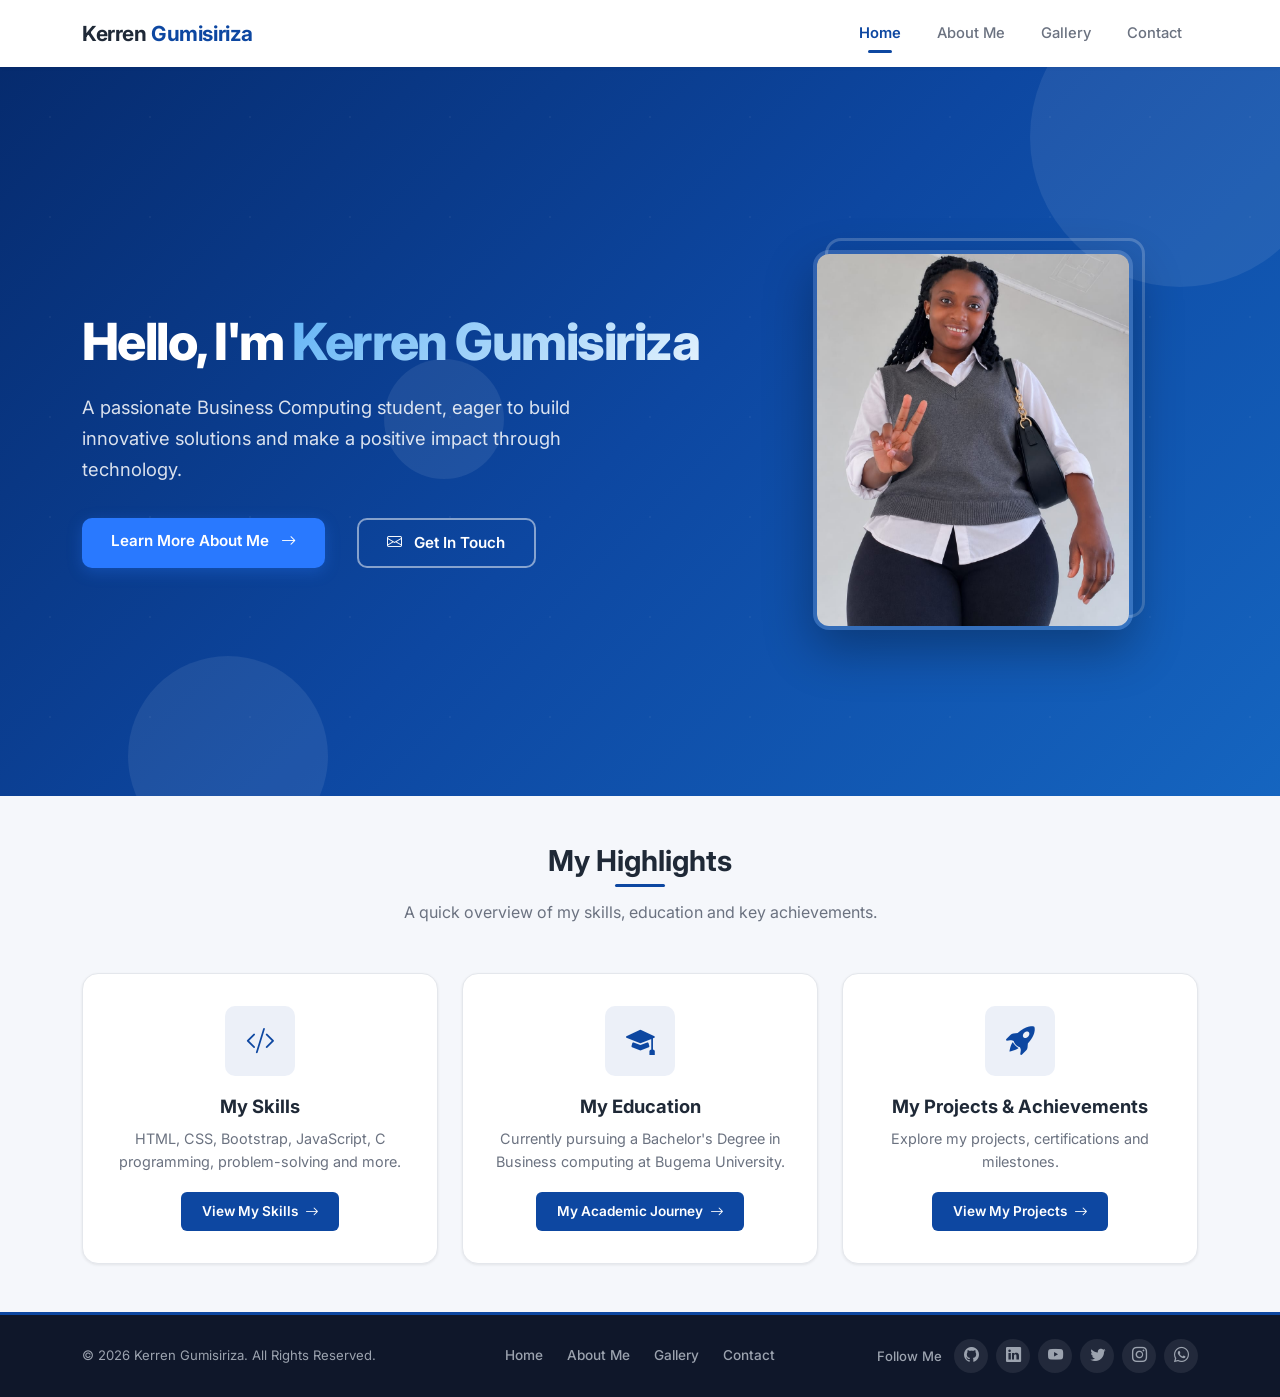
<file: index.html>
<!DOCTYPE html>
<html lang="en">

<head>
  <meta charset="UTF-8">
  <meta name="viewport" content="width=device-width, initial-scale=1.0">
  <title>Kerren Gumisiriza | Personal Portfolio</title>
  <meta name="description" content="Kerren Gumisiriza - A passionate Business Computing student building innovative solutions through technology. View my portfolio, skills, and projects.">

  <!-- Bootstrap 5 CSS -->
  <link href="https://cdn.jsdelivr.net/npm/bootstrap@5.3.2/dist/css/bootstrap.min.css" rel="stylesheet">
  <!-- Bootstrap Icons -->
  <link href="https://cdn.jsdelivr.net/npm/bootstrap-icons@1.11.3/font/bootstrap-icons.min.css" rel="stylesheet">
  <!-- Google Fonts -->
  <link href="https://fonts.googleapis.com/css2?family=Inter:wght@300;400;500;600;700;800&display=swap" rel="stylesheet">
  <!-- Custom CSS -->
  <link rel="stylesheet" href="style.css">
</head>

<body>

  <!-- ==================== NAVIGATION BAR ==================== -->
  <nav class="navbar navbar-expand-lg sticky-top" id="mainNavbar">
    <div class="container">
      <a class="navbar-brand fw-bold" href="index.html">
        Kerren <span class="text-brand">Gumisiriza  </span>
      </a>
      <button class="navbar-toggler" type="button" data-bs-toggle="collapse" data-bs-target="#navbarNav"
        aria-controls="navbarNav" aria-expanded="false" aria-label="Toggle navigation">
        <span class="navbar-toggler-icon"></span>
      </button>
      <div class="collapse navbar-collapse justify-content-end" id="navbarNav">
        <ul class="navbar-nav gap-1">
          <li class="nav-item">
            <a class="nav-link active" aria-current="page" href="index.html">Home</a>
          </li>
          <li class="nav-item">
            <a class="nav-link" href="about.html">About Me</a>
          </li>
          <li class="nav-item">
            <a class="nav-link" href="gallery.html">Gallery</a>
          </li>
          <li class="nav-item">
            <a class="nav-link" href="contact.html">Contact</a>
          </li>
        </ul>
      </div>
    </div>
  </nav>

  <!-- ==================== HERO SECTION ==================== -->
  <section class="hero-section" id="hero">
    <div class="hero-overlay"></div>
    <div class="container position-relative" style="z-index: 2;">
      <div class="row align-items-center min-vh-75">
        <div class="col-lg-7 hero-content">
          <h1 class="hero-title">
            Hello, I'm <span class="text-highlight">Kerren Gumisiriza</span>
          </h1>
          <p class="hero-tagline">
            A passionate Business Computing student, eager to build innovative solutions and make a positive impact through technology.
          </p>
          <div class="hero-buttons">
            <a href="about.html" class="btn btn-primary-custom btn-lg me-3">
              Learn More About Me <i class="bi bi-arrow-right ms-2"></i>
            </a>
            <a href="contact.html" class="btn btn-outline-custom btn-lg">
              <i class="bi bi-envelope me-2"></i> Get In Touch
            </a>
          </div>
        </div>
        <div class="col-lg-5 text-center mt-5 mt-lg-0">
          <div class="hero-image-wrapper">
            <img src="images/Kerry1.jpeg" alt="Kerren Gumisiriza - Business Computing Student" class="hero-image">
          </div>
        </div>
      </div>
    </div>
    <!-- Animated Background Elements -->
    <div class="hero-shapes">
      <div class="shape shape-1"></div>
      <div class="shape shape-2"></div>
      <div class="shape shape-3"></div>
    </div>
  </section>

  <!-- ==================== HIGHLIGHTS SECTION ==================== -->
  <section class="highlights-section py-5" id="highlights">
    <div class="container">
      <div class="text-center mb-5">
        <h2 class="section-heading">My Highlights</h2>
        <p class="section-subheading">A quick overview of my skills, education and key achievements.</p>
      </div>

      <div class="row g-4">
        <!-- Skills Card -->
        <div class="col-md-4">
          <div class="highlight-card text-center h-100">
            <div class="highlight-icon">
              <i class="bi bi-code-slash"></i>
            </div>
            <h4 class="highlight-title">My Skills</h4>
            <p class="highlight-text">HTML, CSS, Bootstrap, JavaScript, C programming, problem-solving and more.</p>
            <a href="about.html#skills" class="btn btn-sm btn-card-link">
              View My Skills <i class="bi bi-arrow-right ms-1"></i>
            </a>
          </div>
        </div>

        <!-- Education Card -->
        <div class="col-md-4">
          <div class="highlight-card text-center h-100">
            <div class="highlight-icon">
              <i class="bi bi-mortarboard-fill"></i>
            </div>
            <h4 class="highlight-title">My Education</h4>
            <p class="highlight-text">Currently pursuing a Bachelor's Degree in Business computing at Bugema University.</p>
            <a href="about.html#education" class="btn btn-sm btn-card-link">
              My Academic Journey <i class="bi bi-arrow-right ms-1"></i>
            </a>
          </div>
        </div>

        <!-- Projects Card -->
        <div class="col-md-4">
          <div class="highlight-card text-center h-100">
            <div class="highlight-icon">
              <i class="bi bi-rocket-takeoff-fill"></i>
            </div>
            <h4 class="highlight-title">My Projects &amp; Achievements</h4>
            <p class="highlight-text">Explore my projects, certifications and milestones.</p>
            <a href="gallery.html" class="btn btn-sm btn-card-link">
              View My Projects <i class="bi bi-arrow-right ms-1"></i>
            </a>
          </div>
        </div>
      </div>
    </div>
  </section>

  <!-- ==================== FOOTER ==================== -->
  <footer class="site-footer" id="footer">
    <div class="container">
      <div class="row align-items-center">
        <!-- Copyright -->
        <div class="col-md-4 text-center text-md-start mb-3 mb-md-0">
          <p class="mb-0 footer-copyright">&copy; 2026 Kerren Gumisiriza. All Rights Reserved.</p>
        </div>
        <!-- Footer Nav -->
        <div class="col-md-4 text-center mb-3 mb-md-0">
          <nav class="footer-nav">
            <a href="index.html">Home</a>
            <a href="about.html">About Me</a>
            <a href="gallery.html">Gallery</a>
            <a href="contact.html">Contact</a>
          </nav>
        </div>
        <!-- Social Icons -->
        <div class="col-md-4 text-center text-md-end">
          <span class="footer-social-label">Follow Me</span>
          <div class="footer-social-icons d-inline-flex gap-2 ms-2">
            <a href="#" aria-label="GitHub" class="social-icon"><i class="bi bi-github"></i></a>
            <a href="#" aria-label="LinkedIn" class="social-icon"><i class="bi bi-linkedin"></i></a>
            <a href="#" aria-label="YouTube" class="social-icon"><i class="bi bi-youtube"></i></a>
             <a href="#" aria-label="Twitter" class="social-icon"><i class="bi bi-twitter"></i></a>
            <a href="#" aria-label="Instagram" class="social-icon"><i class="bi bi-instagram"></i></a>
            <a href="#" aria-label="WhatsApp" class="social-icon"><i class="bi bi-whatsapp"></i></a>
          </div>
        </div>
      </div>
    </div>
  </footer>

  <!-- Bootstrap 5 JS Bundle -->
  <script src="https://cdn.jsdelivr.net/npm/bootstrap@5.3.2/dist/js/bootstrap.bundle.min.js"></script>
  <!-- Custom JS for Navbar Scroll Effect -->
  <script>
    window.addEventListener('scroll', function () {
      const navbar = document.getElementById('mainNavbar');
      if (window.scrollY > 50) {
        navbar.classList.add('navbar-scrolled');
      } else {
        navbar.classList.remove('navbar-scrolled');
      }
    });
  </script>
</body>

</html>
</file>
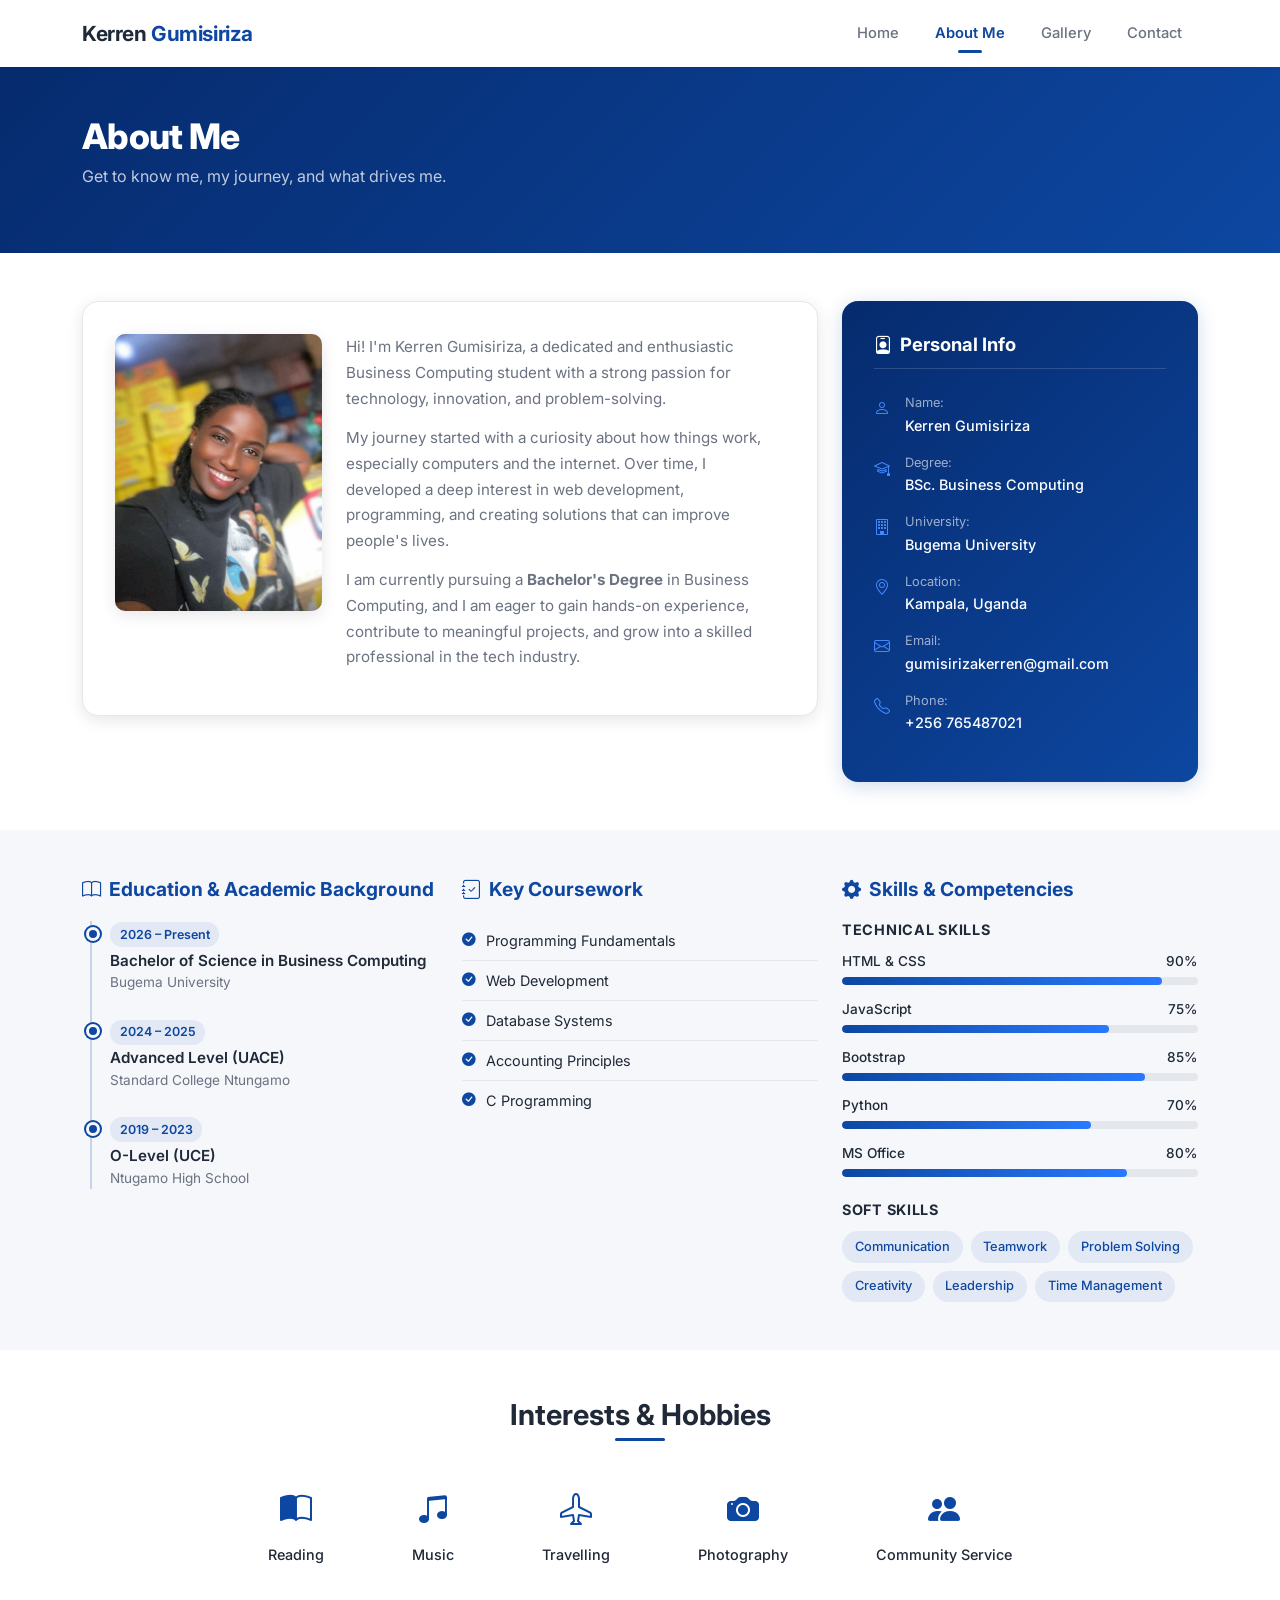
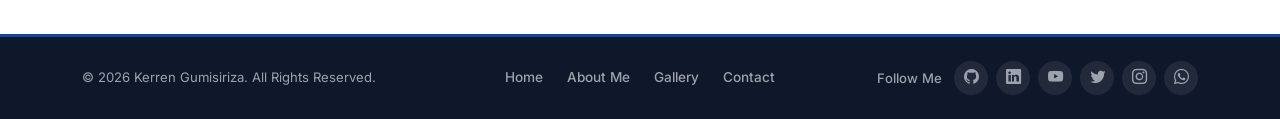
<file: about.html>
<!DOCTYPE html>
<html lang="en">

<head>
  <meta charset="UTF-8">
  <meta name="viewport" content="width=device-width, initial-scale=1.0">
  <title>Kerren Gumisiriza | About Me</title>
  <meta name="description" content="Learn more about Kerren Gumisiriza - Business Computing student, skills, education background, and personal interests.">

  <!-- Bootstrap 5 CSS -->
  <link href="https://cdn.jsdelivr.net/npm/bootstrap@5.3.2/dist/css/bootstrap.min.css" rel="stylesheet">
  <!-- Bootstrap Icons -->
  <link href="https://cdn.jsdelivr.net/npm/bootstrap-icons@1.11.3/font/bootstrap-icons.min.css" rel="stylesheet">
  <!-- Google Fonts -->
  <link href="https://fonts.googleapis.com/css2?family=Inter:wght@300;400;500;600;700;800&display=swap" rel="stylesheet">
  <!-- Custom CSS -->
  <link rel="stylesheet" href="style.css">
</head>

<body>

  <!-- ==================== NAVIGATION BAR ==================== -->
  <nav class="navbar navbar-expand-lg sticky-top" id="mainNavbar">
    <div class="container">
      <a class="navbar-brand fw-bold" href="index.html">
        Kerren <span class="text-brand">Gumisiriza</span>
      </a>
      <button class="navbar-toggler" type="button" data-bs-toggle="collapse" data-bs-target="#navbarNav"
        aria-controls="navbarNav" aria-expanded="false" aria-label="Toggle navigation">
        <span class="navbar-toggler-icon"></span>
      </button>
      <div class="collapse navbar-collapse justify-content-end" id="navbarNav">
        <ul class="navbar-nav gap-1">
          <li class="nav-item">
            <a class="nav-link" href="index.html">Home</a>
          </li>
          <li class="nav-item">
            <a class="nav-link active" aria-current="page" href="about.html">About Me</a>
          </li>
          <li class="nav-item">
            <a class="nav-link" href="gallery.html">Gallery</a>
          </li>
          <li class="nav-item">
            <a class="nav-link" href="contact.html">Contact</a>
          </li>
        </ul>
      </div>
    </div>
  </nav>

  <!-- ==================== ABOUT ME HEADER ==================== -->
  <section class="page-header-section">
    <div class="container">
      <div class="row align-items-center">
        <div class="col-lg-8">
          <h1 class="page-header-title">About Me</h1>
          <p class="page-header-subtitle">Get to know me, my journey, and what drives me.</p>
        </div>
      </div>
    </div>
  </section>

  <!-- ==================== BIO & PERSONAL INFO ==================== -->
  <section class="about-bio-section py-5" id="biography">
    <div class="container">
      <div class="row g-4">
        <!-- Profile Photo & Bio -->
        <div class="col-lg-8">
          <div class="bio-card">
            <div class="row g-4 align-items-start">
              <div class="col-md-4 text-center">
                <img src="images/Kerry3.jpeg" alt="Kerren Gumisiriza Profile Photo" class="about-profile-img">
              </div>
              <div class="col-md-8">
                <p class="bio-text">
                  Hi! I'm Kerren Gumisiriza, a dedicated and enthusiastic Business Computing student with a strong passion for technology, innovation, and problem-solving.
                </p>
                <p class="bio-text">
                  My journey started with a curiosity about how things work, especially computers and the internet. Over time, I developed a deep interest in web development, programming, and creating solutions that can improve people's lives.
                </p>
                <p class="bio-text">
                  I am currently pursuing a <strong>Bachelor's Degree</strong> in Business Computing, and I am eager to gain hands-on experience, contribute to meaningful projects, and grow into a skilled professional in the tech industry.
                </p>
              </div>
            </div>
          </div>
        </div>

        <!-- Personal Info Card -->
        <div class="col-lg-4">
          <div class="personal-info-card">
            <h5 class="info-card-title"><i class="bi bi-person-badge me-2"></i>Personal Info</h5>
            <ul class="info-list">
              <li>
                <i class="bi bi-person"></i>
                <div>
                  <span class="info-label">Name:</span>
                  <span class="info-value">Kerren Gumisiriza</span>
                </div>
              </li>
              <li>
                <i class="bi bi-mortarboard"></i>
                <div>
                  <span class="info-label">Degree:</span>
                  <span class="info-value">BSc. Business Computing</span>
                </div>
              </li>
              <li>
                <i class="bi bi-building"></i>
                <div>
                  <span class="info-label">University:</span>
                  <span class="info-value">Bugema University</span>
                </div>
              </li>
              <li>
                <i class="bi bi-geo-alt"></i>
                <div>
                  <span class="info-label">Location:</span>
                  <span class="info-value">Kampala, Uganda</span>
                </div>
              </li>
              <li>
                <i class="bi bi-envelope"></i>
                <div>
                  <span class="info-label">Email:</span>
                  <span class="info-value">gumisirizakerren@gmail.com</span>
                </div>
              </li>
              <li>
                <i class="bi bi-telephone"></i>
                <div>
                  <span class="info-label">Phone:</span>
                  <span class="info-value">+256 765487021</span>
                </div>
              </li>
            </ul>
          </div>
        </div>
      </div>
    </div>
  </section>

  <!-- ==================== EDUCATION & COURSEWORK ==================== -->
  <section class="education-section py-5 bg-light-custom" id="education">
    <div class="container">
      <div class="row g-4">

        <!-- Education Timeline -->
        <div class="col-lg-4">
          <h3 class="section-heading-sm"><i class="bi bi-book me-2"></i>Education &amp; Academic Background</h3>
          <div class="timeline">
            <div class="timeline-item">
              <div class="timeline-dot"></div>
              <div class="timeline-content">
                <span class="timeline-date">2026 – Present</span>
                <h6>Bachelor of Science in Business Computing</h6>
                <p>Bugema University</p>
              </div>
            </div>
            <div class="timeline-item">
              <div class="timeline-dot"></div>
              <div class="timeline-content">
                <span class="timeline-date">2024 – 2025</span>
                <h6>Advanced Level (UACE)</h6>
                <p>Standard College Ntungamo </p>
              </div>
            </div>
            <div class="timeline-item">
              <div class="timeline-dot"></div>
              <div class="timeline-content">
                <span class="timeline-date">2019 – 2023</span>
                <h6>O-Level (UCE)</h6>
                <p>Ntugamo High School</p>
              </div>
            </div>
          </div>
        </div>

        <!-- Key Coursework -->
        <div class="col-lg-4">
          <h3 class="section-heading-sm"><i class="bi bi-journal-check me-2"></i>Key Coursework</h3>
          <ul class="coursework-list">
            <li><i class="bi bi-check-circle-fill"></i> Programming Fundamentals</li>
            <li><i class="bi bi-check-circle-fill"></i> Web Development</li>
            <li><i class="bi bi-check-circle-fill"></i> Database Systems</li>
            <li><i class="bi bi-check-circle-fill"></i> Accounting Principles</li>
            <li><i class="bi bi-check-circle-fill"></i> C Programming</li>
          </ul>
        </div>

        <!-- Skills & Competencies -->
        <div class="col-lg-4" id="skills">
          <h3 class="section-heading-sm"><i class="bi bi-gear-fill me-2"></i>Skills &amp; Competencies</h3>

          <h6 class="skills-category-title">Technical Skills</h6>
          <div class="skill-bar-item">
            <div class="d-flex justify-content-between mb-1">
              <span>HTML &amp; CSS</span>
              <span>90%</span>
            </div>
            <div class="progress" style="height: 8px;">
              <div class="progress-bar bg-skill" role="progressbar" style="width: 90%;" aria-valuenow="90" aria-valuemin="0" aria-valuemax="100"></div>
            </div>
          </div>
          <div class="skill-bar-item">
            <div class="d-flex justify-content-between mb-1">
              <span>JavaScript</span>
              <span>75%</span>
            </div>
            <div class="progress" style="height: 8px;">
              <div class="progress-bar bg-skill" role="progressbar" style="width: 75%;" aria-valuenow="75" aria-valuemin="0" aria-valuemax="100"></div>
            </div>
          </div>
          <div class="skill-bar-item">
            <div class="d-flex justify-content-between mb-1">
              <span>Bootstrap</span>
              <span>85%</span>
            </div>
            <div class="progress" style="height: 8px;">
              <div class="progress-bar bg-skill" role="progressbar" style="width: 85%;" aria-valuenow="85" aria-valuemin="0" aria-valuemax="100"></div>
            </div>
          </div>
          <div class="skill-bar-item">
            <div class="d-flex justify-content-between mb-1">
              <span>Python</span>
              <span>70%</span>
            </div>
            <div class="progress" style="height: 8px;">
              <div class="progress-bar bg-skill" role="progressbar" style="width: 70%;" aria-valuenow="70" aria-valuemin="0" aria-valuemax="100"></div>
            </div>
          </div>
          <div class="skill-bar-item">
            <div class="d-flex justify-content-between mb-1">
              <span>MS Office</span>
              <span>80%</span>
            </div>
            <div class="progress" style="height: 8px;">
              <div class="progress-bar bg-skill" role="progressbar" style="width: 80%;" aria-valuenow="80" aria-valuemin="0" aria-valuemax="100"></div>
            </div>
          </div>

          <h6 class="skills-category-title mt-4">Soft Skills</h6>
          <div class="soft-skills-badges">
            <span class="badge-soft-skill">Communication</span>
            <span class="badge-soft-skill">Teamwork</span>
            <span class="badge-soft-skill">Problem Solving</span>
            <span class="badge-soft-skill">Creativity</span>
            <span class="badge-soft-skill">Leadership</span>
            <span class="badge-soft-skill">Time Management</span>
          </div>
        </div>

      </div>
    </div>
  </section>

  <!-- ==================== INTERESTS & HOBBIES ==================== -->
  <section class="interests-section py-5" id="interests">
    <div class="container">
      <div class="text-center mb-4">
        <h3 class="section-heading">Interests &amp; Hobbies</h3>
      </div>
      <div class="row g-4 justify-content-center">
        <div class="col-auto">
          <div class="interest-item text-center">
            <i class="bi bi-book-half"></i>
            <p>Reading</p>
          </div>
        </div>
        <div class="col-auto">
          <div class="interest-item text-center">
            <i class="bi bi-music-note-beamed"></i>
            <p>Music</p>
          </div>
        </div>
        <div class="col-auto">
          <div class="interest-item text-center">
            <i class="bi bi-airplane"></i>
            <p>Travelling</p>
          </div>
        </div>
        <div class="col-auto">
          <div class="interest-item text-center">
            <i class="bi bi-camera-fill"></i>
            <p>Photography</p>
          </div>
        </div>
        <div class="col-auto">
          <div class="interest-item text-center">
            <i class="bi bi-people-fill"></i>
            <p>Community Service</p>
          </div>
        </div>
      </div>
    </div>
  </section>

  <!-- ==================== FOOTER ==================== -->
  <footer class="site-footer" id="footer">
    <div class="container">
      <div class="row align-items-center">
        <div class="col-md-4 text-center text-md-start mb-3 mb-md-0">
          <p class="mb-0 footer-copyright">&copy; 2026 Kerren Gumisiriza. All Rights Reserved.</p>
        </div>
        <div class="col-md-4 text-center mb-3 mb-md-0">
          <nav class="footer-nav">
            <a href="index.html">Home</a>
            <a href="about.html">About Me</a>
            <a href="gallery.html">Gallery</a>
            <a href="contact.html">Contact</a>
          </nav>
        </div>
        <div class="col-md-4 text-center text-md-end">
          <span class="footer-social-label">Follow Me</span>
          <div class="footer-social-icons d-inline-flex gap-2 ms-2">
            <a href="#" aria-label="GitHub" class="social-icon"><i class="bi bi-github"></i></a>
            <a href="#" aria-label="LinkedIn" class="social-icon"><i class="bi bi-linkedin"></i></a>
            <a href="#" aria-label="YouTube" class="social-icon"><i class="bi bi-youtube"></i></a>
            <a href="#" aria-label="Twitter" class="social-icon"><i class="bi bi-twitter"></i></a>
            <a href="#" aria-label="Instagram" class="social-icon"><i class="bi bi-instagram"></i></a>
            <a href="#" aria-label="WhatsApp" class="social-icon"><i class="bi bi-whatsapp"></i></a>
          </div>
        </div>
      </div>
    </div>
  </footer>

  <!-- Bootstrap 5 JS Bundle -->
  <script src="https://cdn.jsdelivr.net/npm/bootstrap@5.3.2/dist/js/bootstrap.bundle.min.js"></script>
  <script>
    window.addEventListener('scroll', function () {
      const navbar = document.getElementById('mainNavbar');
      if (window.scrollY > 50) {
        navbar.classList.add('navbar-scrolled');
      } else {
        navbar.classList.remove('navbar-scrolled');
      }
    });

    // Animate skill bars on scroll
    const observer = new IntersectionObserver((entries) => {
      entries.forEach(entry => {
        if (entry.isIntersecting) {
          const bars = entry.target.querySelectorAll('.progress-bar');
          bars.forEach(bar => {
            const width = bar.style.width;
            bar.style.width = '0%';
            setTimeout(() => {
              bar.style.transition = 'width 1.5s ease-in-out';
              bar.style.width = width;
            }, 200);
          });
          observer.unobserve(entry.target);
        }
      });
    }, { threshold: 0.3 });

    const skillsSection = document.getElementById('skills');
    if (skillsSection) observer.observe(skillsSection);
  </script>
</body>

</html>
</file>
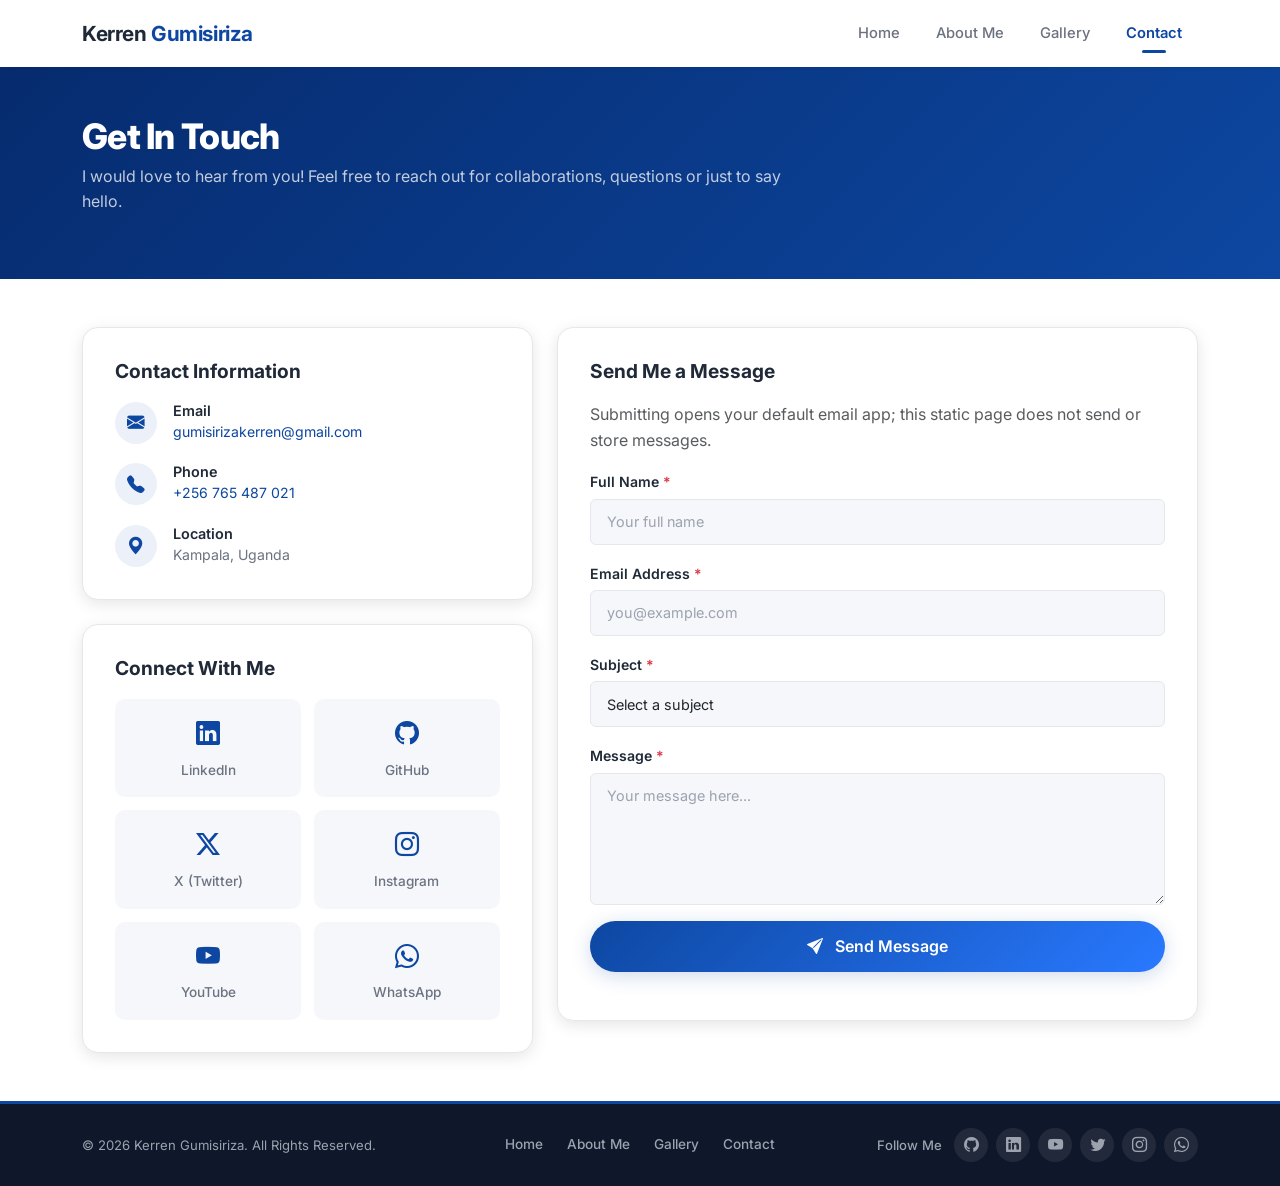
<file: contact.html>
<!DOCTYPE html>
<html lang="en">

<head>
  <meta charset="UTF-8">
  <meta name="viewport" content="width=device-width, initial-scale=1.0">
  <title>Kerren Gumisiriza | Contact</title>
  <meta name="description" content="Get in touch with Kerren Gumisiriza.">

  <!-- Bootstrap 5 CSS -->
  <link href="https://cdn.jsdelivr.net/npm/bootstrap@5.3.2/dist/css/bootstrap.min.css" rel="stylesheet">
  <!-- Bootstrap Icons -->
  <link href="https://cdn.jsdelivr.net/npm/bootstrap-icons@1.11.3/font/bootstrap-icons.min.css" rel="stylesheet">
  <!-- Google Fonts -->
  <link href="https://fonts.googleapis.com/css2?family=Inter:wght@300;400;500;600;700;800&display=swap" rel="stylesheet">
  <!-- Custom CSS -->
  <link rel="stylesheet" href="style.css">
</head>

<body>

  <!-- ==================== NAVIGATION BAR ==================== -->
  <nav class="navbar navbar-expand-lg sticky-top" id="mainNavbar">
    <div class="container">
      <a class="navbar-brand fw-bold" href="index.html">
        Kerren <span class="text-brand">Gumisiriza</span>
      </a>
      <button class="navbar-toggler" type="button" data-bs-toggle="collapse" data-bs-target="#navbarNav"
        aria-controls="navbarNav" aria-expanded="false" aria-label="Toggle navigation">
        <span class="navbar-toggler-icon"></span>
      </button>
      <div class="collapse navbar-collapse justify-content-end" id="navbarNav">
        <ul class="navbar-nav gap-1">
          <li class="nav-item">
            <a class="nav-link" href="index.html">Home</a>
          </li>
          <li class="nav-item">
            <a class="nav-link" href="about.html">About Me</a>
          </li>
          <li class="nav-item">
            <a class="nav-link" href="gallery.html">Gallery</a>
          </li>
          <li class="nav-item">
            <a class="nav-link active" aria-current="page" href="contact.html">Contact</a>
          </li>
        </ul>
      </div>
    </div>
  </nav>

  <!-- ==================== CONTACT HEADER ==================== -->
  <section class="page-header-section">
    <div class="container">
      <div class="row align-items-center">
        <div class="col-lg-8">
          <h1 class="page-header-title">Get In Touch</h1>
          <p class="page-header-subtitle">I would love to hear from you! Feel free to reach out for collaborations, questions or just to say hello.</p>
        </div>
      </div>
    </div>
  </section>

  <!-- ==================== CONTACT SECTION ==================== -->
  <section class="contact-main-section py-5" id="contact">
    <div class="container">
      <div class="row g-4">

        <!-- Left Column: Contact Info & Social -->
        <div class="col-lg-5">
          <!-- Contact Information Card -->
          <div class="contact-info-card mb-4">
            <h4 class="contact-card-title">Contact Information</h4>
            
            <div class="contact-detail-item">
              <div class="contact-icon-circle">
                <i class="bi bi-envelope-fill"></i>
              </div>
              <div>
                <h6>Email</h6>
                <p><a href="mailto:gumisirizakerren@gmail.com">gumisirizakerren@gmail.com</a></p>
              </div>
            </div>

            <div class="contact-detail-item">
              <div class="contact-icon-circle">
                <i class="bi bi-telephone-fill"></i>
              </div>
              <div>
                <h6>Phone</h6>
                <p><a href="tel:+256765487021">+256 765 487 021</a></p>
              </div>
            </div>

            <div class="contact-detail-item">
              <div class="contact-icon-circle">
                <i class="bi bi-geo-alt-fill"></i>
              </div>
              <div>
                <h6>Location</h6>
                <p>Kampala, Uganda</p>
              </div>
            </div>
          </div>

          <!-- Connect With Me -->
          <div class="connect-card">
            <h4 class="contact-card-title">Connect With Me</h4>
            <div class="social-connect-grid">
              <a href="#" class="social-connect-item" aria-label="LinkedIn">
                <i class="bi bi-linkedin"></i>
                <span>LinkedIn</span>
              </a>
              <a href="#" class="social-connect-item" aria-label="GitHub">
                <i class="bi bi-github"></i>
                <span>GitHub</span>
              </a>
              <a href="#" class="social-connect-item" aria-label="X (Twitter)">
                <i class="bi bi-twitter-x"></i>
                <span>X (Twitter)</span>
              </a>
              <a href="#" class="social-connect-item" aria-label="Instagram">
                <i class="bi bi-instagram"></i>
                <span>Instagram</span>
              </a>
              <a href="#" class="social-connect-item" aria-label="YouTube">
                <i class="bi bi-youtube"></i>
                <span>YouTube</span>
              <a href="#" class="social-connect-item" aria-label="WhatsApp">
                <i class="bi bi-whatsapp"></i>
                <span>WhatsApp</span>
              </a>
            </div>
          </div>
        </div>

        <!-- Right Column: Contact Form -->
        <div class="col-lg-7">
          <div class="contact-form-card">
            <h4 class="contact-card-title">Send Me a Message</h4>

            <p class="text-muted">Submitting opens your default email app; this static page does not send or store messages.</p>
            <form id="contactForm">
              <div class="row g-3">
                <!-- Full Name -->
                <div class="col-12">
                  <label for="fullName" class="form-label">Full Name <span class="text-danger">*</span></label>
                  <input type="text" class="form-control custom-input" id="fullName" name="fullName"
                    placeholder="Your full name" required>
                </div>

                <!-- Email Address -->
                <div class="col-12">
                  <label for="emailAddress" class="form-label">Email Address <span class="text-danger">*</span></label>
                  <input type="email" class="form-control custom-input" id="emailAddress" name="emailAddress"
                    placeholder="you@example.com" required>
                </div>

                <!-- Subject -->
                <div class="col-12">
                  <label for="subject" class="form-label">Subject <span class="text-danger">*</span></label>
                  <select class="form-select custom-input" id="subject" name="subject" required>
                    <option value="" disabled selected>Select a subject</option>
                    <option value="collaboration">Collaboration</option>
                    <option value="project">Project Inquiry</option>
                    <option value="general">General Question</option>
                    <option value="feedback">Feedback</option>
                    <option value="other">Other</option>
                  </select>
                </div>

                <!-- Message -->
                <div class="col-12">
                  <label for="message" class="form-label">Message <span class="text-danger">*</span></label>
                  <textarea class="form-control custom-input" id="message" name="message" rows="5"
                    placeholder="Your message here..." required></textarea>
                </div>

                <!-- Submit Button -->
                <div class="col-12">
                  <button type="submit" class="btn btn-submit-custom w-100" id="submitBtn">
                    <i class="bi bi-send-fill me-2"></i> Send Message
                  </button>
                </div>
                <div class="col-12">
                  <p id="formStatus" class="mb-0" role="status" aria-live="polite"></p>
                </div>
              </div>
            </form>
          </div>
        </div>

      </div>
    </div>
  </section>

  <!-- ==================== FOOTER ==================== -->
  <footer class="site-footer" id="footer">
    <div class="container">
      <div class="row align-items-center">
        <div class="col-md-4 text-center text-md-start mb-3 mb-md-0">
          <p class="mb-0 footer-copyright">&copy; 2026 Kerren Gumisiriza. All Rights Reserved.</p>
        </div>
        <div class="col-md-4 text-center mb-3 mb-md-0">
          <nav class="footer-nav">
            <a href="index.html">Home</a>
            <a href="about.html">About Me</a>
            <a href="gallery.html">Gallery</a>
            <a href="contact.html">Contact</a>
          </nav>
        </div>
        <div class="col-md-4 text-center text-md-end">
          <span class="footer-social-label">Follow Me</span>
          <div class="footer-social-icons d-inline-flex gap-2 ms-2">
            <a href="#" aria-label="GitHub" class="social-icon"><i class="bi bi-github"></i></a>
            <a href="#" aria-label="LinkedIn" class="social-icon"><i class="bi bi-linkedin"></i></a>
            <a href="#" aria-label="YouTube" class="social-icon"><i class="bi bi-youtube"></i></a>
             <a href="#" aria-label="Twitter" class="social-icon"><i class="bi bi-twitter"></i></a>
            <a href="#" aria-label="Instagram" class="social-icon"><i class="bi bi-instagram"></i></a>
            <a href="#" aria-label="WhatsApp" class="social-icon"><i class="bi bi-whatsapp"></i></a>
          </div>
        </div>
      </div>
    </div>
  </footer>

  <!-- Bootstrap 5 JS Bundle -->
  <script src="https://cdn.jsdelivr.net/npm/bootstrap@5.3.2/dist/js/bootstrap.bundle.min.js"></script>
  <script>
    window.addEventListener('scroll', function () {
      const navbar = document.getElementById('mainNavbar');
      if (window.scrollY > 50) {
        navbar.classList.add('navbar-scrolled');
      } else {
        navbar.classList.remove('navbar-scrolled');
      }
    });

    document.getElementById('contactForm').addEventListener('submit', function (event) {
      event.preventDefault();
      const form = event.currentTarget;
      const subject = encodeURIComponent(form.elements.subject.value);
      const body = encodeURIComponent(
        `Name: ${form.elements.fullName.value}\nEmail: ${form.elements.emailAddress.value}\n\n${form.elements.message.value}`
      );
      document.getElementById('formStatus').textContent =
        'Opening your email app. If it does not open, email gumisirizakerren@gmail.com directly.';
      window.location.href = `mailto:gumisirizakerren@gmail.com?subject=${subject}&body=${body}`;
    });
  </script>
</body>

</html>
</file>
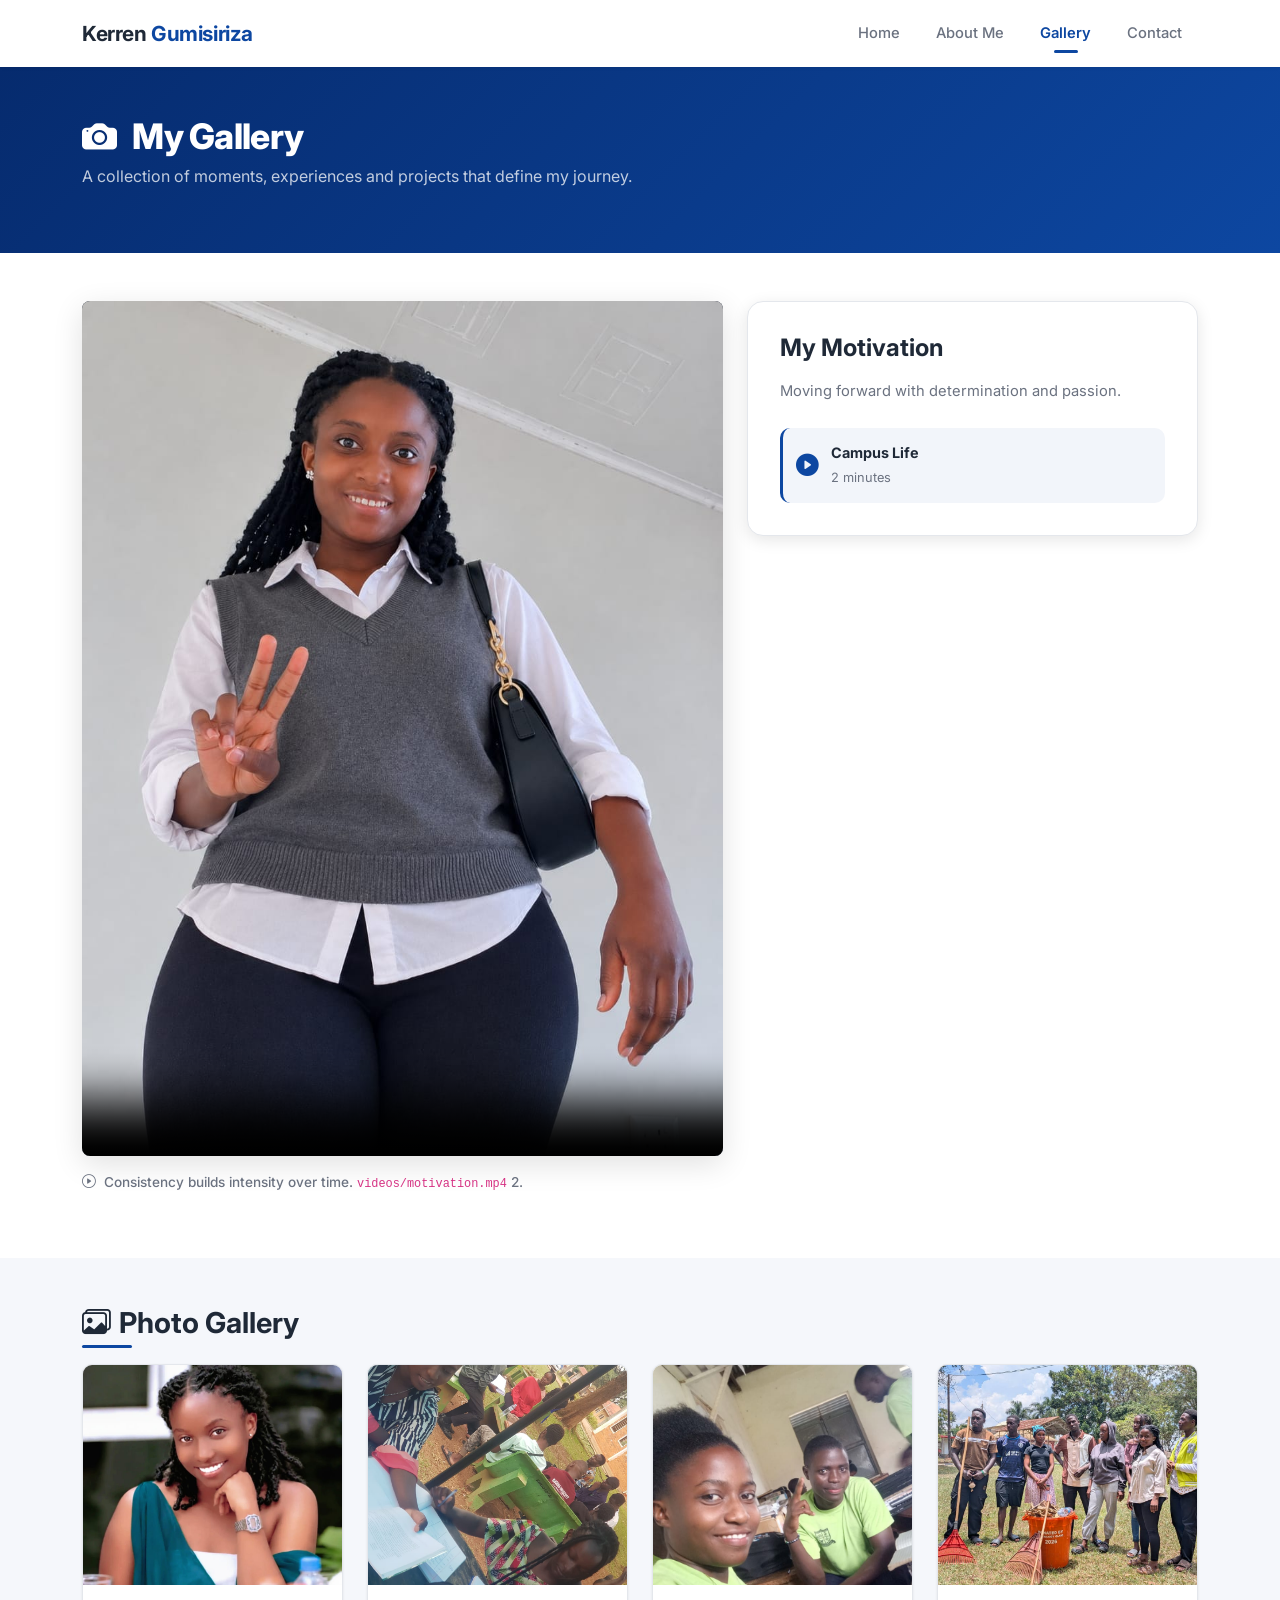
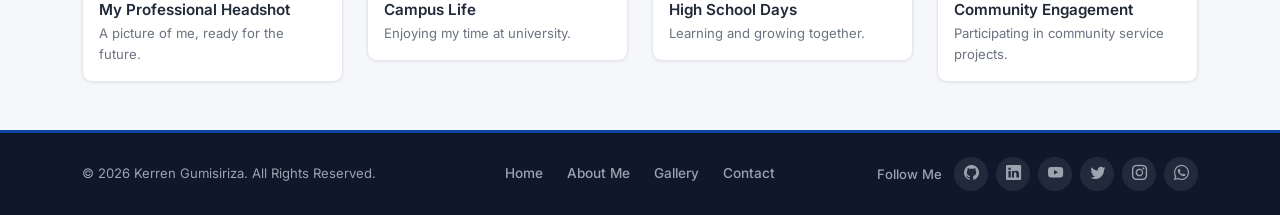
<file: gallery.html>
<!DOCTYPE html>
<html lang="en">

<head>
  <meta charset="UTF-8">
  <meta name="viewport" content="width=device-width, initial-scale=1.0">
  <title>Kerren Gumisiriza | Gallery</title>
  <meta name="description" content="View Kerren Gumisiriza's gallery of learning, interests, and project work.">

  <!-- Bootstrap 5 CSS -->
  <link href="https://cdn.jsdelivr.net/npm/bootstrap@5.3.2/dist/css/bootstrap.min.css" rel="stylesheet">
  <!-- Bootstrap Icons -->
  <link href="https://cdn.jsdelivr.net/npm/bootstrap-icons@1.11.3/font/bootstrap-icons.min.css" rel="stylesheet">
  <!-- Google Fonts -->
  <link href="https://fonts.googleapis.com/css2?family=Inter:wght@300;400;500;600;700;800&display=swap" rel="stylesheet">
  <!-- Custom CSS -->
  <link rel="stylesheet" href="style.css">
</head>

<body>

  <!-- ==================== NAVIGATION BAR ==================== -->
  <nav class="navbar navbar-expand-lg sticky-top" id="mainNavbar">
    <div class="container">
      <a class="navbar-brand fw-bold" href="index.html">
        Kerren <span class="text-brand">Gumisiriza</span>
      </a>
      <button class="navbar-toggler" type="button" data-bs-toggle="collapse" data-bs-target="#navbarNav"
        aria-controls="navbarNav" aria-expanded="false" aria-label="Toggle navigation">
        <span class="navbar-toggler-icon"></span>
      </button>
      <div class="collapse navbar-collapse justify-content-end" id="navbarNav">
        <ul class="navbar-nav gap-1">
          <li class="nav-item">
            <a class="nav-link" href="index.html">Home</a>
          </li>
          <li class="nav-item">
            <a class="nav-link" href="about.html">About Me</a>
          </li>
          <li class="nav-item">
            <a class="nav-link active" aria-current="page" href="gallery.html">Gallery</a>
          </li>
          <li class="nav-item">
            <a class="nav-link" href="contact.html">Contact</a>
          </li>
        </ul>
      </div>
    </div>
  </nav>

  <!-- ==================== GALLERY HEADER ==================== -->
  <section class="page-header-section">
    <div class="container">
      <div class="row align-items-center">
        <div class="col-lg-8">
          <h1 class="page-header-title"><i class="bi bi-camera-fill me-3"></i>My Gallery</h1>
          <p class="page-header-subtitle">A collection of moments, experiences and projects that define my journey.</p>
        </div>
      </div>
    </div>
  </section>

  <!-- ==================== VIDEO SECTION ==================== -->
  <section class="video-section py-5" id="motivation-video">
    <div class="container">
      <div class="row g-4 align-items-start">
        <!-- Video Player -->
        <div class="col-lg-7">
          <div class="video-wrapper">
            <video id="selfMotivationVideo" controls poster="images/Kerry1.jpeg" class="w-100 rounded-3">
            </video>
            <p class="video-caption mt-2"><i class="bi bi-play-circle me-1"></i> Consistency builds intensity over time.  <code>videos/motivation.mp4</code> 2.</p>
          </div>
        </div>

        <!-- Video Description -->
        <div class="col-lg-5">
          <div class="video-description-card">
            <h3 class="video-title">My Motivation</h3>
            <p class="video-text">
              Moving forward with determination and passion.
            </p>
            <div class="video-highlights mt-4">
              <div class="video-highlight-item">
                <i class="bi bi-play-circle-fill"></i>
                <div>
                  <strong>Campus Life</strong>
                  <span>2 minutes</span>
                </div>
              </div>
            </div>
          </div>
        </div>
      </div>
    </div>
  </section>

  <!-- ==================== PHOTO GALLERY ==================== -->
  <section class="gallery-grid-section py-5 bg-light-custom" id="photo-gallery">
    <div class="container">
      <h3 class="section-heading mb-4"><i class="bi bi-images me-2"></i>Photo Gallery</h3>

      <div class="row g-4">
        <!-- Gallery Item 1 - Professional Headshot -->
        <div class="col-md-6 col-lg-3">
          <div class="gallery-card">
            <div class="gallery-img-wrapper">
              <img src="images/Kerry7.jpeg" alt="Professional headshot of Kerren Gumisiriza" class="gallery-img">
              <div class="gallery-overlay">
                <i class="bi bi-zoom-in"></i>
              </div>
            </div>
            <div class="gallery-caption">
              <h6>My Professional Headshot</h6>
              <p>A picture of me, ready for the future.</p>
            </div>
          </div>
        </div>

        <!-- Gallery Item 2 - Campus Life -->
        <div class="col-md-6 col-lg-3">
          <div class="gallery-card">
            <div class="gallery-img-wrapper">
              <img src="images/Kerry5.jpeg" alt="Campus Life at University" class="gallery-img">
              <div class="gallery-overlay">
                <i class="bi bi-zoom-in"></i>
              </div>
            </div>
            <div class="gallery-caption">
              <h6>Campus Life</h6>
              <p>Enjoying my time at university.</p>
            </div>
          </div>
        </div>

        <!-- Gallery Item 3 - While in High school -->
        <div class="col-md-6 col-lg-3">
          <div class="gallery-card">
            <div class="gallery-img-wrapper">
              <img src="images/Kerry4.jpeg" alt="High School Days" class="gallery-img">
              <div class="gallery-overlay">
                <i class="bi bi-zoom-in"></i>
              </div>
            </div>
            <div class="gallery-caption">
              <h6>High School Days</h6>
              <p>Learning and growing together.</p>
            </div>
          </div>
        </div>

        <!-- Gallery Item 4 - Project -->
        <div class="col-md-6 col-lg-3">
          <div class="gallery-card">
            <div class="gallery-img-wrapper">
              <img src="images/Kerry6.jpeg" alt="Project Work" class="gallery-img">
              <div class="gallery-overlay">
                <i class="bi bi-zoom-in"></i>
              </div>
            </div>
            <div class="gallery-caption">
              <h6>Community Engagement</h6>
              <p>Participating in community service projects.</p>
            </div>
          </div>
        </div>
      </div>
    </div>
  </section>

  <!-- ==================== FOOTER ==================== -->
  <footer class="site-footer" id="footer">
    <div class="container">
      <div class="row align-items-center">
        <div class="col-md-4 text-center text-md-start mb-3 mb-md-0">
          <p class="mb-0 footer-copyright">&copy; 2026 Kerren Gumisiriza. All Rights Reserved.</p>
        </div>
        <div class="col-md-4 text-center mb-3 mb-md-0">
          <nav class="footer-nav">
            <a href="index.html">Home</a>
            <a href="about.html">About Me</a>
            <a href="gallery.html">Gallery</a>
            <a href="contact.html">Contact</a>
          </nav>
        </div>
        <div class="col-md-4 text-center text-md-end">
          <span class="footer-social-label">Follow Me</span>
          <div class="footer-social-icons d-inline-flex gap-2 ms-2">
            <a href="#" aria-label="GitHub" class="social-icon"><i class="bi bi-github"></i></a>
            <a href="#" aria-label="LinkedIn" class="social-icon"><i class="bi bi-linkedin"></i></a>
            <a href="#" aria-label="YouTube" class="social-icon"><i class="bi bi-youtube"></i></a>
            <a href="#" aria-label="Twitter" class="social-icon"><i class="bi bi-twitter"></i></a>
            <a href="#" aria-label="Instagram" class="social-icon"><i class="bi bi-instagram"></i></a>
            <a href="#" aria-label="WhatsApp" class="social-icon"><i class="bi bi-whatsapp"></i></a>
          </div>
        </div>
      </div>
    </div>
  </footer>

  <!-- Bootstrap 5 JS Bundle -->
  <script src="https://cdn.jsdelivr.net/npm/bootstrap@5.3.2/dist/js/bootstrap.bundle.min.js"></script>
  <script>
    window.addEventListener('scroll', function () {
      const navbar = document.getElementById('mainNavbar');
      if (window.scrollY > 50) {
        navbar.classList.add('navbar-scrolled');
      } else {
        navbar.classList.remove('navbar-scrolled');
      }
    });
  </script>
</body>

</html>
</file>
<file: style.css>
/* =========================================================
   KERREN GUMISIRIZA - Personal Portfolio Website
   Custom Stylesheet (style.css)
   Built with Bootstrap 5 + Custom CSS
   ========================================================= */

/* ============================================================
   1. CSS CUSTOM PROPERTIES (Design Tokens)
   ============================================================ */
:root {
  /* Primary Blues */
  --primary: #0d47a1;
  --primary-dark: #062b6e;
  --primary-light: #1565c0;
  --primary-rgb: 13, 71, 161;

  /* Accent */
  --accent: #2979ff;
  --accent-light: #448aff;

  /* Neutrals */
  --white: #ffffff;
  --off-white: #f5f7fb;
  --gray-100: #f0f2f5;
  --gray-200: #e4e7ec;
  --gray-400: #9ca3af;
  --gray-600: #6b7280;
  --gray-800: #1f2937;
  --dark: #0f172a;

  /* Semantic */
  --success: #10b981;
  --danger: #ef4444;

  /* Shadows */
  --shadow-sm: 0 1px 3px rgba(0, 0, 0, 0.08);
  --shadow-md: 0 4px 16px rgba(0, 0, 0, 0.1);
  --shadow-lg: 0 8px 30px rgba(0, 0, 0, 0.12);
  --shadow-blue: 0 4px 20px rgba(13, 71, 161, 0.2);

  /* Border radius */
  --radius-sm: 6px;
  --radius-md: 10px;
  --radius-lg: 16px;
  --radius-xl: 24px;

  /* Transitions */
  --transition: all 0.3s cubic-bezier(0.4, 0, 0.2, 1);
}

/* ============================================================
   2. GLOBAL RESET & BASE STYLES
   ============================================================ */
* {
  margin: 0;
  padding: 0;
  box-sizing: border-box;
}

html {
  scroll-behavior: smooth;
}

body {
  font-family: 'Inter', -apple-system, BlinkMacSystemFont, 'Segoe UI', Roboto, sans-serif;
  color: var(--gray-800);
  background-color: var(--white);
  line-height: 1.6;
  overflow-x: hidden;
}

img {
  max-width: 100%;
  height: auto;
}

a {
  text-decoration: none;
  color: inherit;
  transition: var(--transition);
}

/* ============================================================
   3. NAVIGATION BAR
   ============================================================ */
#mainNavbar {
  background-color: var(--white);
  padding: 0.75rem 0;
  box-shadow: var(--shadow-sm);
  transition: var(--transition);
  z-index: 1050;
}

#mainNavbar.navbar-scrolled {
  background-color: var(--white);
  box-shadow: var(--shadow-md);
  padding: 0.5rem 0;
}

.navbar-brand {
  font-size: 1.3rem;
  font-weight: 700;
  color: var(--gray-800) !important;
  letter-spacing: -0.02em;
}

.text-brand {
  color: var(--primary);
}

.navbar-nav .nav-link {
  color: var(--gray-600);
  font-weight: 500;
  font-size: 0.92rem;
  padding: 0.5rem 1rem !important;
  border-radius: var(--radius-sm);
  transition: var(--transition);
  position: relative;
}

.navbar-nav .nav-link:hover {
  color: var(--primary);
  background-color: rgba(var(--primary-rgb), 0.05);
}

.navbar-nav .nav-link.active {
  color: var(--primary);
  font-weight: 600;
}

.navbar-nav .nav-link.active::after {
  content: '';
  position: absolute;
  bottom: 0;
  left: 50%;
  transform: translateX(-50%);
  width: 24px;
  height: 3px;
  background: var(--primary);
  border-radius: 2px;
}

.navbar-toggler {
  border: 1px solid var(--gray-200);
  padding: 0.4rem 0.6rem;
}

.navbar-toggler:focus {
  box-shadow: 0 0 0 3px rgba(var(--primary-rgb), 0.15);
}

/* ============================================================
   4. HERO SECTION (Home Page)
   ============================================================ */
.hero-section {
  position: relative;
  background: linear-gradient(135deg, var(--primary-dark) 0%, var(--primary) 50%, var(--primary-light) 100%);
  padding: 5rem 0 4rem;
  overflow: hidden;
  min-height: 75vh;
  display: flex;
  align-items: center;
}

.min-vh-75 {
  min-height: 65vh;
}

.hero-overlay {
  position: absolute;
  top: 0;
  left: 0;
  width: 100%;
  height: 100%;
  background: url('data:image/svg+xml,<svg xmlns="http://www.w3.org/2000/svg" width="100" height="100" viewBox="0 0 100 100"><circle cx="50" cy="50" r="1" fill="rgba(255,255,255,0.05)"/></svg>');
  z-index: 1;
}

.hero-content {
  position: relative;
  z-index: 2;
}

.hero-title {
  font-size: 3.2rem;
  font-weight: 800;
  color: var(--white);
  line-height: 1.2;
  margin-bottom: 1.2rem;
  letter-spacing: -0.03em;
}

.text-highlight {
  background: linear-gradient(135deg, #64b5f6, #e3f2fd);
  -webkit-background-clip: text;
  -webkit-text-fill-color: transparent;
  background-clip: text;
}

.hero-tagline {
  font-size: 1.15rem;
  color: rgba(255, 255, 255, 0.85);
  max-width: 520px;
  margin-bottom: 2rem;
  line-height: 1.7;
}

.hero-buttons {
  display: flex;
  flex-wrap: wrap;
  gap: 1rem;
}

/* Hero Image */
.hero-image-wrapper {
  position: relative;
  display: inline-block;
}

.hero-image-wrapper::before {
  content: '';
  position: absolute;
  top: -12px;
  right: -12px;
  width: 100%;
  height: 100%;
  border: 3px solid rgba(255, 255, 255, 0.2);
  border-radius: var(--radius-lg);
  z-index: 0;
}

.hero-image {
  width: 320px;
  height: 380px;
  object-fit: cover;
  border-radius: var(--radius-lg);
  box-shadow: 0 20px 50px rgba(0, 0, 0, 0.3);
  position: relative;
  z-index: 1;
  border: 4px solid rgba(255, 255, 255, 0.15);
}

/* Animated Shapes */
.hero-shapes {
  position: absolute;
  top: 0;
  left: 0;
  width: 100%;
  height: 100%;
  pointer-events: none;
  z-index: 0;
}

.shape {
  position: absolute;
  border-radius: 50%;
  opacity: 0.08;
  background: var(--white);
}

.shape-1 {
  width: 300px;
  height: 300px;
  top: -80px;
  right: -50px;
  animation: float 8s ease-in-out infinite;
}

.shape-2 {
  width: 200px;
  height: 200px;
  bottom: -60px;
  left: 10%;
  animation: float 6s ease-in-out infinite reverse;
}

.shape-3 {
  width: 120px;
  height: 120px;
  top: 40%;
  left: 30%;
  animation: float 10s ease-in-out infinite;
}

@keyframes float {
  0%, 100% { transform: translateY(0) rotate(0deg); }
  50% { transform: translateY(-30px) rotate(5deg); }
}

/* ============================================================
   5. BUTTONS
   ============================================================ */
.btn-primary-custom {
  background: var(--accent);
  color: var(--white);
  border: none;
  padding: 0.8rem 1.8rem;
  font-weight: 600;
  font-size: 0.95rem;
  border-radius: var(--radius-md);
  transition: var(--transition);
  box-shadow: 0 4px 15px rgba(41, 121, 255, 0.3);
}

.btn-primary-custom:hover {
  background: var(--primary-light);
  color: var(--white);
  transform: translateY(-2px);
  box-shadow: 0 6px 20px rgba(41, 121, 255, 0.4);
}

.btn-outline-custom {
  background: transparent;
  color: var(--white);
  border: 2px solid rgba(255, 255, 255, 0.5);
  padding: 0.75rem 1.8rem;
  font-weight: 600;
  font-size: 0.95rem;
  border-radius: var(--radius-md);
  transition: var(--transition);
}

.btn-outline-custom:hover {
  background: var(--white);
  color: var(--primary);
  border-color: var(--white);
  transform: translateY(-2px);
}

.btn-card-link {
  background: var(--primary);
  color: var(--white) !important;
  padding: 0.5rem 1.2rem;
  border-radius: var(--radius-sm);
  font-weight: 600;
  font-size: 0.85rem;
  transition: var(--transition);
}

.btn-card-link:hover {
  background: var(--primary-dark);
  color: var(--white) !important;
  transform: translateX(4px);
}

.btn-submit-custom {
  background: linear-gradient(135deg, var(--primary), var(--accent));
  color: var(--white);
  border: none;
  padding: 0.85rem 2rem;
  font-weight: 600;
  font-size: 1rem;
  border-radius: 50px;
  transition: var(--transition);
  box-shadow: var(--shadow-blue);
}

.btn-submit-custom:hover {
  color: var(--white);
  transform: translateY(-2px);
  box-shadow: 0 8px 25px rgba(13, 71, 161, 0.35);
}

.btn-success-state {
  background: var(--success) !important;
  box-shadow: 0 4px 15px rgba(16, 185, 129, 0.3) !important;
}

/* ============================================================
   6. SECTION HEADINGS
   ============================================================ */
.section-heading {
  font-size: 1.8rem;
  font-weight: 700;
  color: var(--gray-800);
  position: relative;
  display: inline-block;
}

.section-heading::after {
  content: '';
  position: absolute;
  bottom: -8px;
  left: 0;
  width: 50px;
  height: 3px;
  background: var(--primary);
  border-radius: 2px;
}

.text-center .section-heading::after {
  left: 50%;
  transform: translateX(-50%);
}

.section-subheading {
  color: var(--gray-600);
  font-size: 1rem;
  margin-top: 0.8rem;
}

.section-heading-sm {
  font-size: 1.2rem;
  font-weight: 700;
  color: var(--primary);
  margin-bottom: 1.2rem;
}

/* ============================================================
   7. HIGHLIGHTS SECTION (Home Page)
   ============================================================ */
.highlights-section {
  background-color: var(--off-white);
}

.highlight-card {
  background: var(--white);
  padding: 2rem 1.5rem;
  border-radius: var(--radius-lg);
  box-shadow: var(--shadow-sm);
  border: 1px solid var(--gray-200);
  transition: var(--transition);
  display: flex;
  flex-direction: column;
  align-items: center;
}

.highlight-card:hover {
  transform: translateY(-6px);
  box-shadow: var(--shadow-lg);
  border-color: rgba(var(--primary-rgb), 0.15);
}

.highlight-icon {
  width: 70px;
  height: 70px;
  display: flex;
  align-items: center;
  justify-content: center;
  border-radius: var(--radius-md);
  background: rgba(var(--primary-rgb), 0.08);
  margin-bottom: 1.2rem;
  font-size: 1.8rem;
  color: var(--primary);
  transition: var(--transition);
}

.highlight-card:hover .highlight-icon {
  background: var(--primary);
  color: var(--white);
  transform: scale(1.05);
}

.highlight-title {
  font-size: 1.15rem;
  font-weight: 700;
  color: var(--gray-800);
  margin-bottom: 0.6rem;
}

.highlight-text {
  font-size: 0.9rem;
  color: var(--gray-600);
  margin-bottom: 1.2rem;
  flex-grow: 1;
}

/* ============================================================
   8. PAGE HEADER (About, Gallery, Contact)
   ============================================================ */
.page-header-section {
  background: linear-gradient(135deg, var(--primary-dark), var(--primary));
  padding: 3rem 0;
  color: var(--white);
}

.page-header-title {
  font-size: 2.2rem;
  font-weight: 800;
  margin-bottom: 0.4rem;
  letter-spacing: -0.02em;
}

.page-header-subtitle {
  font-size: 1rem;
  color: rgba(255, 255, 255, 0.75);
}

/* ============================================================
   9. ABOUT PAGE STYLES
   ============================================================ */

/* Bio Card */
.bio-card {
  background: var(--white);
  border-radius: var(--radius-lg);
  padding: 2rem;
  box-shadow: var(--shadow-md);
  border: 1px solid var(--gray-200);
}

.about-profile-img {
  width: 100%;
  max-width: 220px;
  border-radius: var(--radius-md);
  box-shadow: var(--shadow-md);
  object-fit: cover;
  aspect-ratio: 3/4;
}

.bio-text {
  font-size: 0.95rem;
  color: var(--gray-600);
  line-height: 1.7;
  margin-bottom: 0.8rem;
}

/* Personal Info Card */
.personal-info-card {
  background: linear-gradient(135deg, var(--primary-dark), var(--primary));
  border-radius: var(--radius-lg);
  padding: 2rem;
  color: var(--white);
  box-shadow: var(--shadow-blue);
  height: 100%;
}

.info-card-title {
  font-size: 1.15rem;
  font-weight: 700;
  margin-bottom: 1.5rem;
  padding-bottom: 0.8rem;
  border-bottom: 1px solid rgba(255, 255, 255, 0.15);
}

.info-list {
  list-style: none;
  padding: 0;
  margin: 0;
}

.info-list li {
  display: flex;
  align-items: flex-start;
  gap: 0.8rem;
  margin-bottom: 1rem;
  font-size: 0.9rem;
}

.info-list li > i {
  font-size: 1rem;
  color: var(--accent-light);
  margin-top: 3px;
  min-width: 18px;
}

.info-label {
  color: rgba(255, 255, 255, 0.6);
  font-size: 0.8rem;
  display: block;
}

.info-value {
  color: var(--white);
  font-weight: 500;
}

/* Background Light Custom */
.bg-light-custom {
  background-color: var(--off-white);
}

/* Education Timeline */
.timeline {
  position: relative;
  padding-left: 28px;
}

.timeline::before {
  content: '';
  position: absolute;
  left: 8px;
  top: 0;
  bottom: 0;
  width: 2px;
  background: var(--primary);
  opacity: 0.2;
}

.timeline-item {
  position: relative;
  margin-bottom: 1.5rem;
}

.timeline-dot {
  position: absolute;
  left: -24px;
  top: 6px;
  width: 14px;
  height: 14px;
  border-radius: 50%;
  background: var(--primary);
  border: 3px solid var(--off-white);
  box-shadow: 0 0 0 2px var(--primary);
}

.timeline-date {
  display: inline-block;
  font-size: 0.78rem;
  font-weight: 600;
  color: var(--primary);
  background: rgba(var(--primary-rgb), 0.08);
  padding: 0.15rem 0.6rem;
  border-radius: 12px;
  margin-bottom: 0.3rem;
}

.timeline-content h6 {
  font-size: 0.95rem;
  font-weight: 600;
  color: var(--gray-800);
  margin-bottom: 0.15rem;
}

.timeline-content p {
  font-size: 0.85rem;
  color: var(--gray-600);
  margin-bottom: 0;
}

/* Coursework List */
.coursework-list {
  list-style: none;
  padding: 0;
}

.coursework-list li {
  display: flex;
  align-items: center;
  gap: 0.6rem;
  padding: 0.5rem 0;
  font-size: 0.9rem;
  color: var(--gray-800);
  border-bottom: 1px solid var(--gray-200);
}

.coursework-list li:last-child {
  border-bottom: none;
}

.coursework-list li i {
  color: var(--primary);
  font-size: 0.85rem;
}

/* Skills Progress Bars */
.skill-bar-item {
  margin-bottom: 0.9rem;
}

.skill-bar-item span {
  font-size: 0.85rem;
  font-weight: 500;
  color: var(--gray-800);
}

.bg-skill {
  background: linear-gradient(90deg, var(--primary), var(--accent)) !important;
  border-radius: 4px;
}

.progress {
  background-color: var(--gray-200);
  border-radius: 4px;
}

.skills-category-title {
  font-size: 0.9rem;
  font-weight: 700;
  color: var(--gray-800);
  margin-bottom: 0.8rem;
  text-transform: uppercase;
  letter-spacing: 0.05em;
}

/* Soft Skills Badges */
.soft-skills-badges {
  display: flex;
  flex-wrap: wrap;
  gap: 0.5rem;
}

.badge-soft-skill {
  background: rgba(var(--primary-rgb), 0.08);
  color: var(--primary);
  padding: 0.35rem 0.8rem;
  border-radius: 20px;
  font-size: 0.8rem;
  font-weight: 500;
  transition: var(--transition);
}

.badge-soft-skill:hover {
  background: var(--primary);
  color: var(--white);
}

/* Interests Section */
.interest-item {
  padding: 1.2rem 2rem;
  transition: var(--transition);
}

.interest-item i {
  font-size: 2rem;
  color: var(--primary);
  display: block;
  margin-bottom: 0.5rem;
}

.interest-item p {
  font-size: 0.9rem;
  font-weight: 500;
  color: var(--gray-800);
  margin-bottom: 0;
}

.interest-item:hover {
  transform: translateY(-4px);
}

.interest-item:hover i {
  color: var(--accent);
}

/* ============================================================
   10. GALLERY PAGE STYLES
   ============================================================ */

/* Video Section */
.video-wrapper video {
  border-radius: var(--radius-lg);
  box-shadow: var(--shadow-lg);
  background: var(--dark);
}

.video-caption {
  font-size: 0.85rem;
  color: var(--gray-600);
  font-weight: 500;
}

.video-description-card {
  background: var(--white);
  border-radius: var(--radius-lg);
  padding: 2rem;
  box-shadow: var(--shadow-md);
  border: 1px solid var(--gray-200);
  height: 100%;
}

.video-title {
  font-size: 1.5rem;
  font-weight: 700;
  color: var(--gray-800);
  margin-bottom: 1rem;
}

.video-text {
  font-size: 0.92rem;
  color: var(--gray-600);
  line-height: 1.7;
}

.video-highlight-item {
  display: flex;
  align-items: center;
  gap: 0.8rem;
  padding: 0.8rem;
  background: rgba(var(--primary-rgb), 0.05);
  border-radius: var(--radius-md);
  border-left: 3px solid var(--primary);
}

.video-highlight-item i {
  font-size: 1.4rem;
  color: var(--primary);
}

.video-highlight-item strong {
  display: block;
  font-size: 0.9rem;
  color: var(--gray-800);
}

.video-highlight-item span {
  font-size: 0.8rem;
  color: var(--gray-600);
}

/* Gallery Grid */
.gallery-card {
  background: var(--white);
  border-radius: var(--radius-md);
  overflow: hidden;
  box-shadow: var(--shadow-sm);
  border: 1px solid var(--gray-200);
  transition: var(--transition);
}

.gallery-card:hover {
  transform: translateY(-6px);
  box-shadow: var(--shadow-lg);
}

.gallery-img-wrapper {
  position: relative;
  overflow: hidden;
}

.gallery-img {
  width: 100%;
  height: 220px;
  object-fit: cover;
  transition: transform 0.5s ease;
}

.gallery-card:hover .gallery-img {
  transform: scale(1.08);
}

.gallery-overlay {
  position: absolute;
  top: 0;
  left: 0;
  width: 100%;
  height: 100%;
  background: rgba(var(--primary-rgb), 0.5);
  display: flex;
  align-items: center;
  justify-content: center;
  opacity: 0;
  transition: var(--transition);
}

.gallery-overlay i {
  font-size: 2rem;
  color: var(--white);
}

.gallery-card:hover .gallery-overlay {
  opacity: 1;
}

.gallery-caption {
  padding: 1rem;
}

.gallery-caption h6 {
  font-size: 0.95rem;
  font-weight: 600;
  color: var(--gray-800);
  margin-bottom: 0.2rem;
}

.gallery-caption p {
  font-size: 0.82rem;
  color: var(--gray-600);
  margin-bottom: 0;
}

/* ============================================================
   11. CONTACT PAGE STYLES
   ============================================================ */

/* Contact Info Card */
.contact-info-card {
  background: var(--white);
  border-radius: var(--radius-lg);
  padding: 2rem;
  box-shadow: var(--shadow-md);
  border: 1px solid var(--gray-200);
}

.contact-card-title {
  font-size: 1.2rem;
  font-weight: 700;
  color: var(--gray-800);
  margin-bottom: 1.2rem;
}

.contact-detail-item {
  display: flex;
  align-items: flex-start;
  gap: 1rem;
  margin-bottom: 1.2rem;
}

.contact-detail-item:last-child {
  margin-bottom: 0;
}

.contact-icon-circle {
  width: 42px;
  height: 42px;
  min-width: 42px;
  background: rgba(var(--primary-rgb), 0.08);
  color: var(--primary);
  display: flex;
  align-items: center;
  justify-content: center;
  border-radius: 50%;
  font-size: 1.1rem;
}

.contact-detail-item h6 {
  font-size: 0.9rem;
  font-weight: 600;
  color: var(--gray-800);
  margin-bottom: 0.1rem;
}

.contact-detail-item p {
  font-size: 0.88rem;
  color: var(--gray-600);
  margin-bottom: 0;
}

.contact-detail-item p a {
  color: var(--primary);
}

.contact-detail-item p a:hover {
  text-decoration: underline;
}

/* Connect Card */
.connect-card {
  background: var(--white);
  border-radius: var(--radius-lg);
  padding: 2rem;
  box-shadow: var(--shadow-md);
  border: 1px solid var(--gray-200);
}

.social-connect-grid {
  display: grid;
  grid-template-columns: repeat(2, 1fr);
  gap: 0.8rem;
}

.social-connect-item {
  display: flex;
  flex-direction: column;
  align-items: center;
  justify-content: center;
  gap: 0.4rem;
  padding: 1rem;
  border-radius: var(--radius-md);
  background: var(--off-white);
  transition: var(--transition);
  font-size: 0.85rem;
  font-weight: 500;
  color: var(--gray-600);
}

.social-connect-item i {
  font-size: 1.5rem;
  color: var(--primary);
}

.social-connect-item:hover {
  background: var(--primary);
  color: var(--white);
  transform: translateY(-3px);
  box-shadow: var(--shadow-blue);
}

.social-connect-item:hover i {
  color: var(--white);
}

/* Contact Form Card */
.contact-form-card {
  background: var(--white);
  border-radius: var(--radius-lg);
  padding: 2rem;
  box-shadow: var(--shadow-md);
  border: 1px solid var(--gray-200);
}

.form-label {
  font-weight: 600;
  font-size: 0.88rem;
  color: var(--gray-800);
  margin-bottom: 0.3rem;
}

.custom-input {
  border: 1.5px solid var(--gray-200);
  border-radius: var(--radius-sm);
  padding: 0.7rem 1rem;
  font-size: 0.9rem;
  font-family: 'Inter', sans-serif;
  transition: var(--transition);
  background: var(--off-white);
}

.custom-input:focus {
  border-color: var(--primary);
  box-shadow: 0 0 0 3px rgba(var(--primary-rgb), 0.1);
  background: var(--white);
}

.custom-input::placeholder {
  color: var(--gray-400);
}

/* ============================================================
   12. FOOTER
   ============================================================ */
.site-footer {
  background: var(--dark);
  padding: 1.5rem 0;
  margin-top: 0;
  border-top: 3px solid var(--primary);
}

.footer-copyright {
  font-size: 0.82rem;
  color: var(--gray-400);
}

.footer-nav {
  display: flex;
  justify-content: center;
  gap: 1.5rem;
}

.footer-nav a {
  font-size: 0.85rem;
  color: var(--gray-400);
  font-weight: 500;
  transition: var(--transition);
}

.footer-nav a:hover {
  color: var(--accent-light);
}

.footer-social-label {
  font-size: 0.82rem;
  color: var(--gray-400);
  font-weight: 500;
}

.footer-social-icons {
  display: inline-flex;
}

.social-icon {
  width: 34px;
  height: 34px;
  display: flex;
  align-items: center;
  justify-content: center;
  border-radius: 50%;
  background: rgba(255, 255, 255, 0.08);
  color: var(--gray-400);
  font-size: 0.95rem;
  transition: var(--transition);
}

.social-icon:hover {
  background: var(--primary);
  color: var(--white);
  transform: translateY(-2px);
}

/* ============================================================
   13. RESPONSIVE DESIGN
   ============================================================ */

/* Large tablets and below */
@media (max-width: 991.98px) {
  .hero-title {
    font-size: 2.4rem;
  }

  .hero-image {
    width: 260px;
    height: 320px;
  }

  .hero-section {
    padding: 3rem 0;
  }
}

/* Tablets */
@media (max-width: 767.98px) {
  .hero-title {
    font-size: 2rem;
    text-align: center;
  }

  .hero-tagline {
    text-align: center;
    margin-left: auto;
    margin-right: auto;
  }

  .hero-buttons {
    justify-content: center;
  }

  .hero-content {
    text-align: center;
  }

  .hero-image {
    width: 220px;
    height: 270px;
  }

  .hero-image-wrapper::before {
    display: none;
  }

  .page-header-title {
    font-size: 1.8rem;
  }

  .section-heading {
    font-size: 1.5rem;
  }

  .footer-nav {
    gap: 1rem;
  }

  .social-connect-grid {
    grid-template-columns: repeat(4, 1fr);
  }
}

/* Mobile */
@media (max-width: 575.98px) {
  .hero-title {
    font-size: 1.7rem;
  }

  .hero-tagline {
    font-size: 1rem;
  }

  .hero-buttons .btn {
    width: 100%;
    text-align: center;
  }

  .hero-image {
    width: 200px;
    height: 240px;
  }

  .highlight-card {
    padding: 1.5rem 1rem;
  }

  .page-header-section {
    padding: 2rem 0;
  }

  .page-header-title {
    font-size: 1.5rem;
  }

  .bio-card {
    padding: 1.5rem;
  }

  .personal-info-card {
    padding: 1.5rem;
  }

  .footer-nav {
    flex-wrap: wrap;
    gap: 0.5rem;
  }

  .social-connect-grid {
    grid-template-columns: repeat(2, 1fr);
  }

  .gallery-img {
    height: 180px;
  }
}

/* ============================================================
   14. UTILITY & ANIMATION CLASSES
   ============================================================ */

/* Fade in animation for elements */
@keyframes fadeInUp {
  from {
    opacity: 0;
    transform: translateY(30px);
  }
  to {
    opacity: 1;
    transform: translateY(0);
  }
}

.fade-in-up {
  animation: fadeInUp 0.6s ease-out forwards;
}

/* Smooth scroll indicator */
@keyframes bounce {
  0%, 100% { transform: translateY(0); }
  50% { transform: translateY(-8px); }
}

/* Selection color */
::selection {
  background: rgba(var(--primary-rgb), 0.2);
  color: var(--primary-dark);
}

/* Scrollbar customization */
::-webkit-scrollbar {
  width: 8px;
}

::-webkit-scrollbar-track {
  background: var(--gray-100);
}

::-webkit-scrollbar-thumb {
  background: var(--gray-400);
  border-radius: 4px;
}

::-webkit-scrollbar-thumb:hover {
  background: var(--primary);
}
</file>
